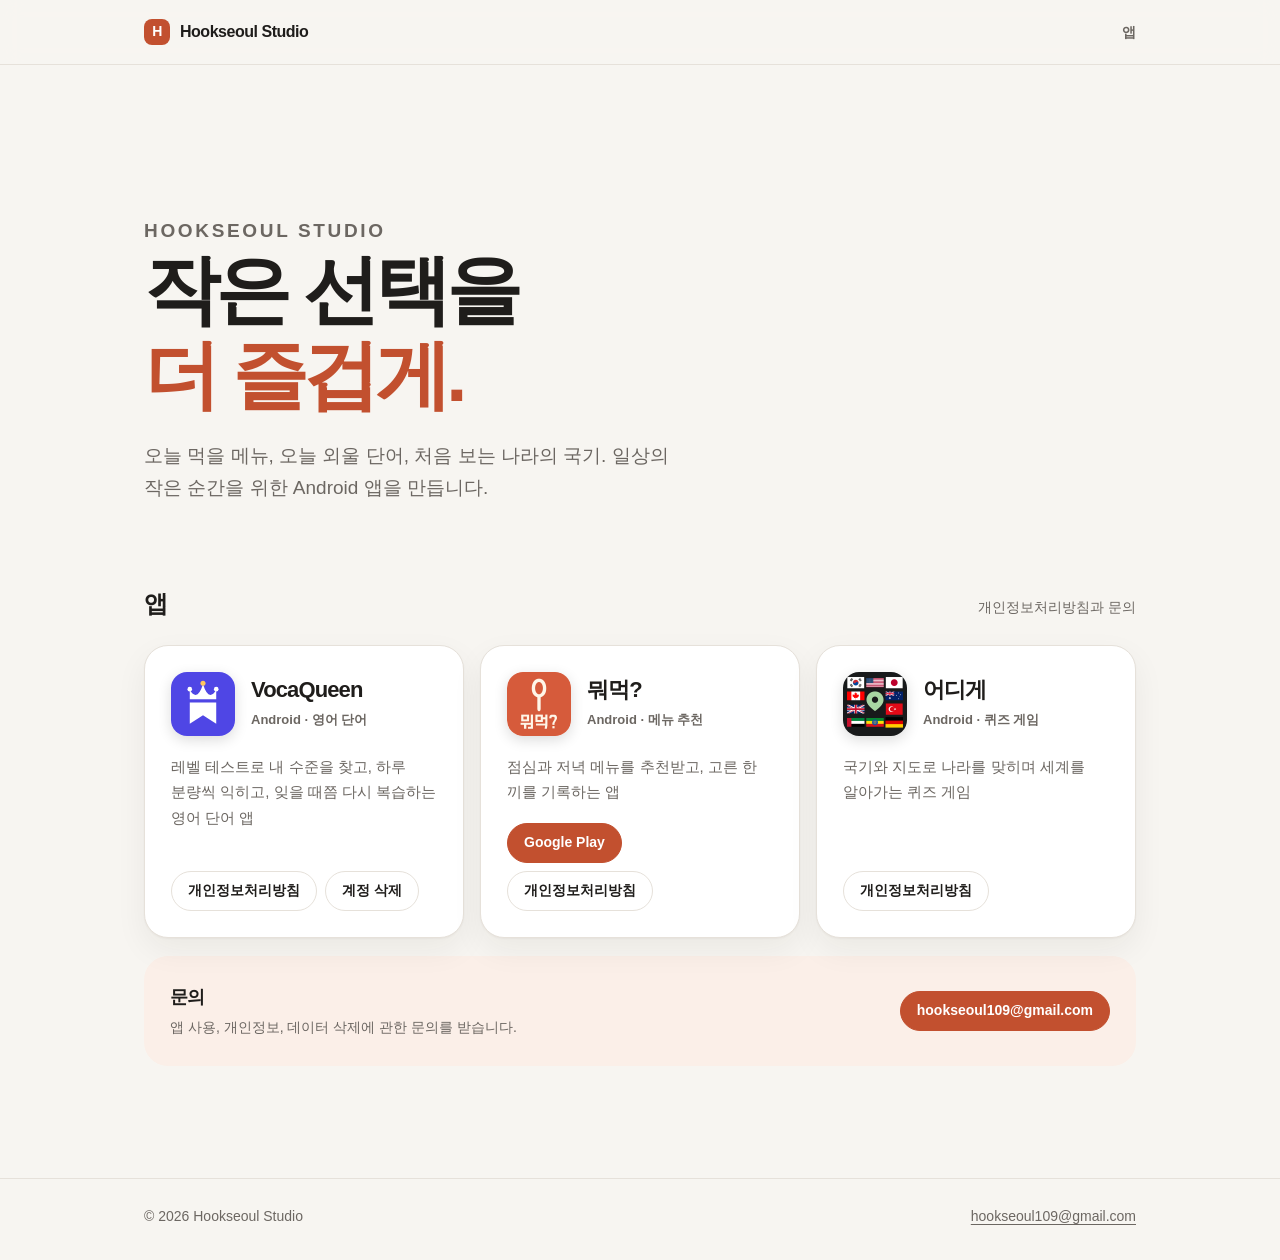
<file: index.html>
<!doctype html>
<html lang="ko">
<head>
  <meta charset="utf-8">
  <meta name="viewport" content="width=device-width, initial-scale=1">
  <meta name="description" content="Hookseoul Studio 앱 정보와 개인정보처리방침">
  <meta name="theme-color" content="#f7f5f1" media="(prefers-color-scheme: light)">
  <meta name="theme-color" content="#161514" media="(prefers-color-scheme: dark)">
  <title>Hookseoul Studio · 앱 정보</title>
  <link rel="stylesheet" href="/assets/site.css">
</head>
<body>
  <header class="site-header">
    <div class="shell">
      <a class="brand" href="/"><span class="brand-mark" aria-hidden="true">H</span>Hookseoul Studio</a>
      <nav aria-label="주 메뉴"><a href="#apps">앱</a></nav>
    </div>
  </header>

  <main>
    <section class="hero shell">
      <p class="eyebrow">Hookseoul Studio</p>
      <h1>작은 선택을<br><em>더 즐겁게.</em></h1>
      <p>오늘 먹을 메뉴, 오늘 외울 단어, 처음 보는 나라의 국기. 일상의 작은 순간을 위한 Android 앱을 만듭니다.</p>
    </section>

    <section class="apps shell" id="apps" aria-labelledby="apps-title">
      <div class="section-head">
        <h2 id="apps-title">앱</h2>
        <span>개인정보처리방침과 문의</span>
      </div>
      <ul class="app-list">
        <li class="app">
          <div class="app-top">
            <img class="app-icon" src="/assets/icons/vocaqueen.svg" width="64" height="64" alt="">
            <div><h3>VocaQueen</h3><span class="kind">Android · 영어 단어</span></div>
          </div>
          <p>레벨 테스트로 내 수준을 찾고, 하루 분량씩 익히고, 잊을 때쯤 다시 복습하는 영어 단어 앱</p>
          <div class="app-links">
            <a class="pill" href="/vocaqueen-privacy-policy.html">개인정보처리방침</a>
            <a class="pill" href="/vocaqueen-account-deletion.html">계정 삭제</a>
          </div>
        </li>
        <li class="app">
          <div class="app-top">
            <img class="app-icon" src="/assets/icons/mwo-meok.png" width="64" height="64" alt="">
            <div><h3>뭐먹?</h3><span class="kind">Android · 메뉴 추천</span></div>
          </div>
          <p>점심과 저녁 메뉴를 추천받고, 고른 한 끼를 기록하는 앱</p>
          <div class="app-links">
            <a class="pill primary" href="https://play.google.com/store/apps/details?id=com.mwomeok.app">Google Play</a>
            <a class="pill" href="/privacy-policy.html">개인정보처리방침</a>
          </div>
        </li>
        <li class="app">
          <div class="app-top">
            <img class="app-icon" src="/assets/icons/eodige.png" width="64" height="64" alt="">
            <div><h3>어디게</h3><span class="kind">Android · 퀴즈 게임</span></div>
          </div>
          <p>국기와 지도로 나라를 맞히며 세계를 알아가는 퀴즈 게임</p>
          <div class="app-links">
            <a class="pill" href="/eodige-privacy-policy.html">개인정보처리방침</a>
          </div>
        </li>
      </ul>

      <div class="contact">
        <div><strong>문의</strong><span>앱 사용, 개인정보, 데이터 삭제에 관한 문의를 받습니다.</span></div>
        <a class="pill primary" href="mailto:hookseoul109@gmail.com">hookseoul109@gmail.com</a>
      </div>
    </section>
  </main>

  <footer class="site-footer">
    <div class="shell">
      <span>© 2026 Hookseoul Studio</span>
      <a href="mailto:hookseoul109@gmail.com">hookseoul109@gmail.com</a>
    </div>
  </footer>
</body>
</html>
</file>
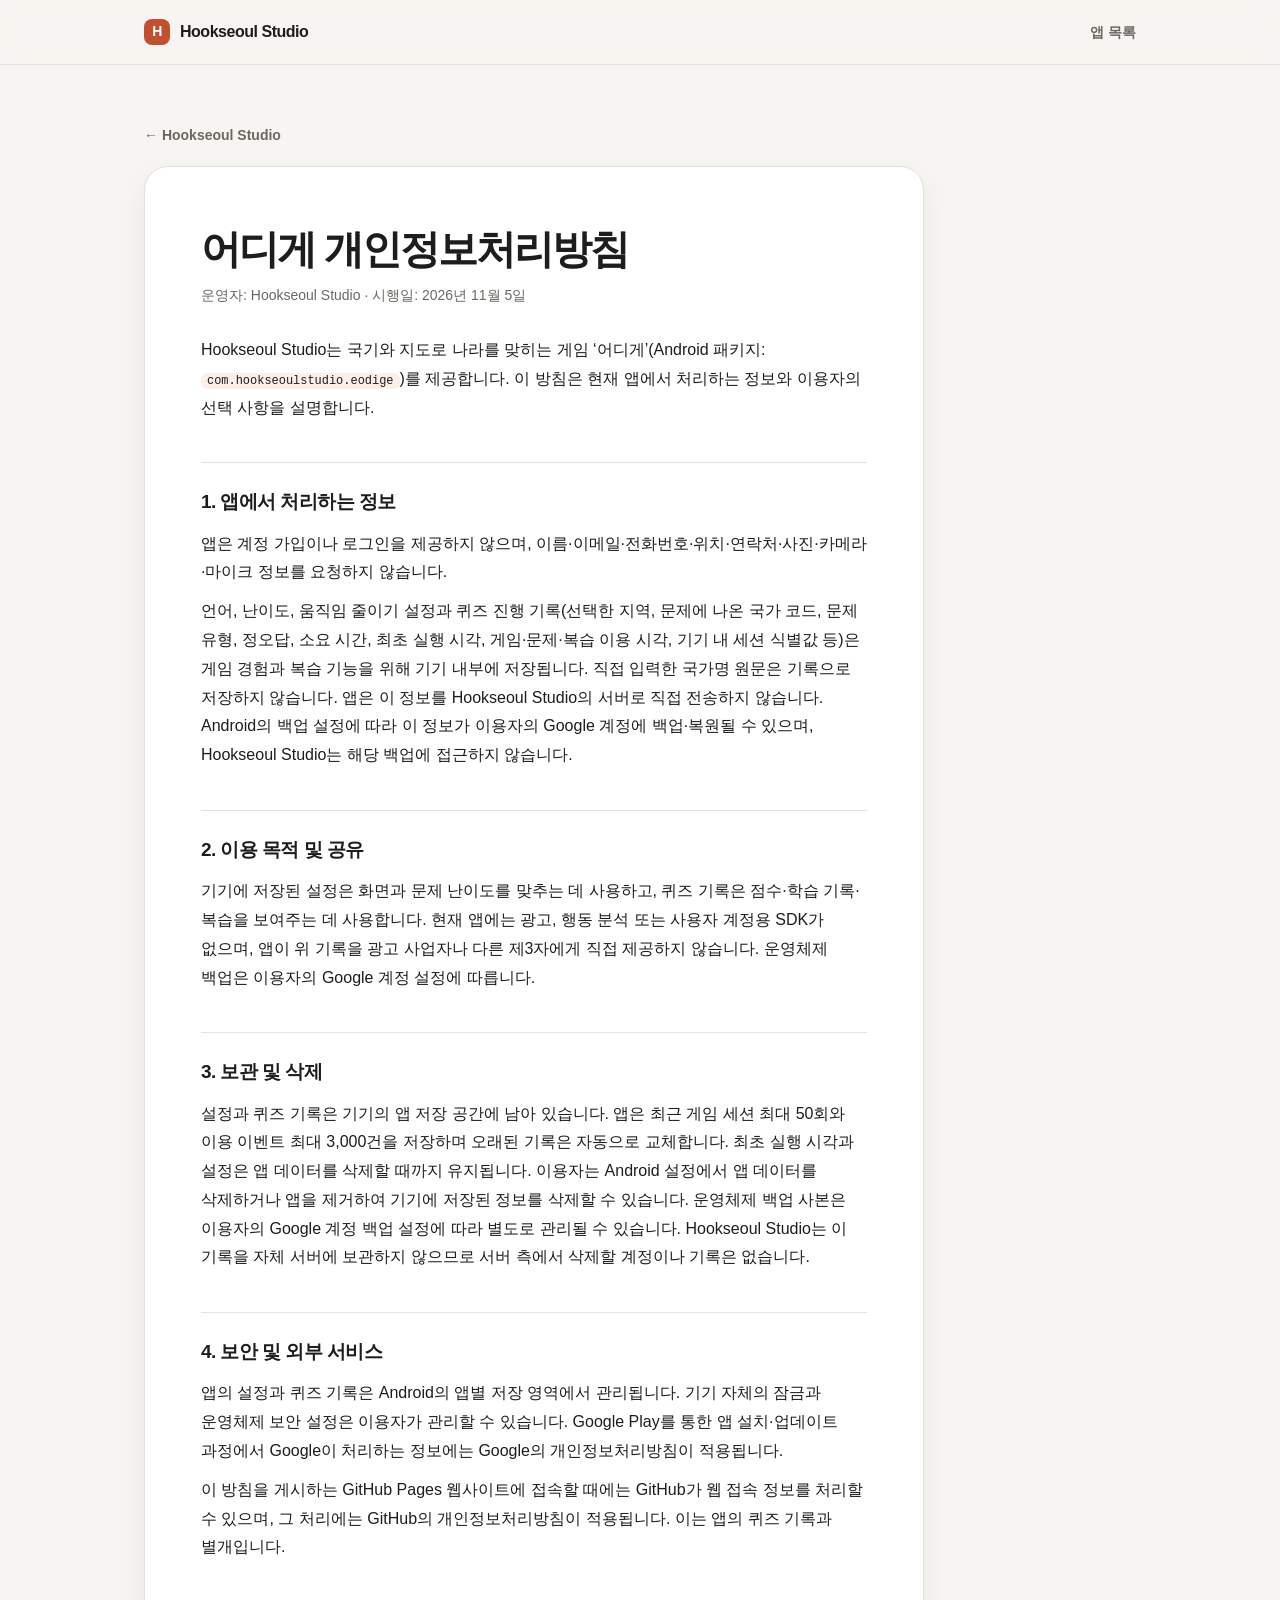
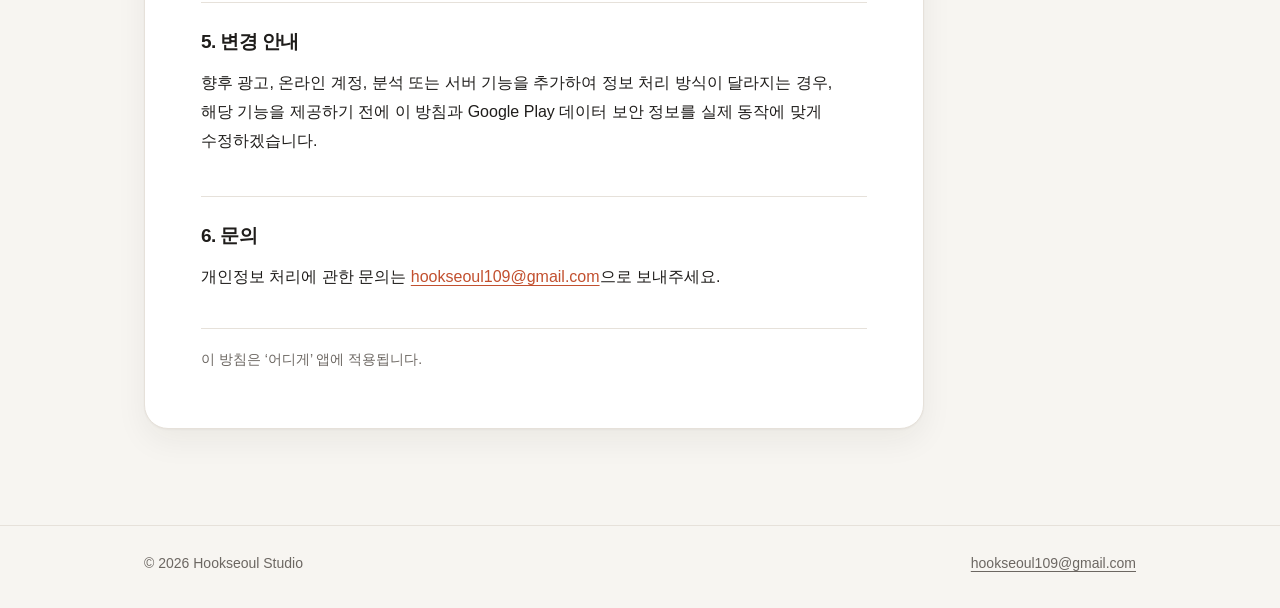
<file: eodige-privacy-policy.html>
<!doctype html>
<html lang="ko">
<head>
  <meta charset="utf-8">
  <meta name="viewport" content="width=device-width, initial-scale=1">
  <meta name="description" content="어디게 앱 개인정보처리방침">
  <title>어디게 · 개인정보처리방침</title>
  <link rel="stylesheet" href="/assets/site.css">
</head>
<body>
  <header class="site-header">
    <div class="shell">
      <a class="brand" href="/"><span class="brand-mark" aria-hidden="true">H</span>Hookseoul Studio</a>
      <nav aria-label="주 메뉴"><a href="/#apps">앱 목록</a></nav>
    </div>
  </header>
  <main class="legal shell">
    <a class="back" href="/">← Hookseoul Studio</a>
    <article>
      <h1>어디게 개인정보처리방침</h1>
      <p class="meta">운영자: Hookseoul Studio · 시행일: 2026년 11월 5일</p>
      <p>Hookseoul Studio는 국기와 지도로 나라를 맞히는 게임 ‘어디게’(Android 패키지: <code>com.hookseoulstudio.eodige</code>)를 제공합니다. 이 방침은 현재 앱에서 처리하는 정보와 이용자의 선택 사항을 설명합니다.</p>

      <h2>1. 앱에서 처리하는 정보</h2>
      <p>앱은 계정 가입이나 로그인을 제공하지 않으며, 이름·이메일·전화번호·위치·연락처·사진·카메라·마이크 정보를 요청하지 않습니다.</p>
      <p>언어, 난이도, 움직임 줄이기 설정과 퀴즈 진행 기록(선택한 지역, 문제에 나온 국가 코드, 문제 유형, 정오답, 소요 시간, 최초 실행 시각, 게임·문제·복습 이용 시각, 기기 내 세션 식별값 등)은 게임 경험과 복습 기능을 위해 기기 내부에 저장됩니다. 직접 입력한 국가명 원문은 기록으로 저장하지 않습니다. 앱은 이 정보를 Hookseoul Studio의 서버로 직접 전송하지 않습니다. Android의 백업 설정에 따라 이 정보가 이용자의 Google 계정에 백업·복원될 수 있으며, Hookseoul Studio는 해당 백업에 접근하지 않습니다.</p>

      <h2>2. 이용 목적 및 공유</h2>
      <p>기기에 저장된 설정은 화면과 문제 난이도를 맞추는 데 사용하고, 퀴즈 기록은 점수·학습 기록·복습을 보여주는 데 사용합니다. 현재 앱에는 광고, 행동 분석 또는 사용자 계정용 SDK가 없으며, 앱이 위 기록을 광고 사업자나 다른 제3자에게 직접 제공하지 않습니다. 운영체제 백업은 이용자의 Google 계정 설정에 따릅니다.</p>

      <h2>3. 보관 및 삭제</h2>
      <p>설정과 퀴즈 기록은 기기의 앱 저장 공간에 남아 있습니다. 앱은 최근 게임 세션 최대 50회와 이용 이벤트 최대 3,000건을 저장하며 오래된 기록은 자동으로 교체합니다. 최초 실행 시각과 설정은 앱 데이터를 삭제할 때까지 유지됩니다. 이용자는 Android 설정에서 앱 데이터를 삭제하거나 앱을 제거하여 기기에 저장된 정보를 삭제할 수 있습니다. 운영체제 백업 사본은 이용자의 Google 계정 백업 설정에 따라 별도로 관리될 수 있습니다. Hookseoul Studio는 이 기록을 자체 서버에 보관하지 않으므로 서버 측에서 삭제할 계정이나 기록은 없습니다.</p>

      <h2>4. 보안 및 외부 서비스</h2>
      <p>앱의 설정과 퀴즈 기록은 Android의 앱별 저장 영역에서 관리됩니다. 기기 자체의 잠금과 운영체제 보안 설정은 이용자가 관리할 수 있습니다. Google Play를 통한 앱 설치·업데이트 과정에서 Google이 처리하는 정보에는 Google의 개인정보처리방침이 적용됩니다.</p>
      <p>이 방침을 게시하는 GitHub Pages 웹사이트에 접속할 때에는 GitHub가 웹 접속 정보를 처리할 수 있으며, 그 처리에는 GitHub의 개인정보처리방침이 적용됩니다. 이는 앱의 퀴즈 기록과 별개입니다.</p>

      <h2>5. 변경 안내</h2>
      <p>향후 광고, 온라인 계정, 분석 또는 서버 기능을 추가하여 정보 처리 방식이 달라지는 경우, 해당 기능을 제공하기 전에 이 방침과 Google Play 데이터 보안 정보를 실제 동작에 맞게 수정하겠습니다.</p>

      <h2>6. 문의</h2>
      <p>개인정보 처리에 관한 문의는 <a href="mailto:hookseoul109@gmail.com">hookseoul109@gmail.com</a>으로 보내주세요.</p>

      <footer>이 방침은 ‘어디게’ 앱에 적용됩니다.</footer>
    </article>
  </main>
  <footer class="site-footer">
    <div class="shell">
      <span>© 2026 Hookseoul Studio</span>
      <a href="mailto:hookseoul109@gmail.com">hookseoul109@gmail.com</a>
    </div>
  </footer>
</body>
</html>
</file>
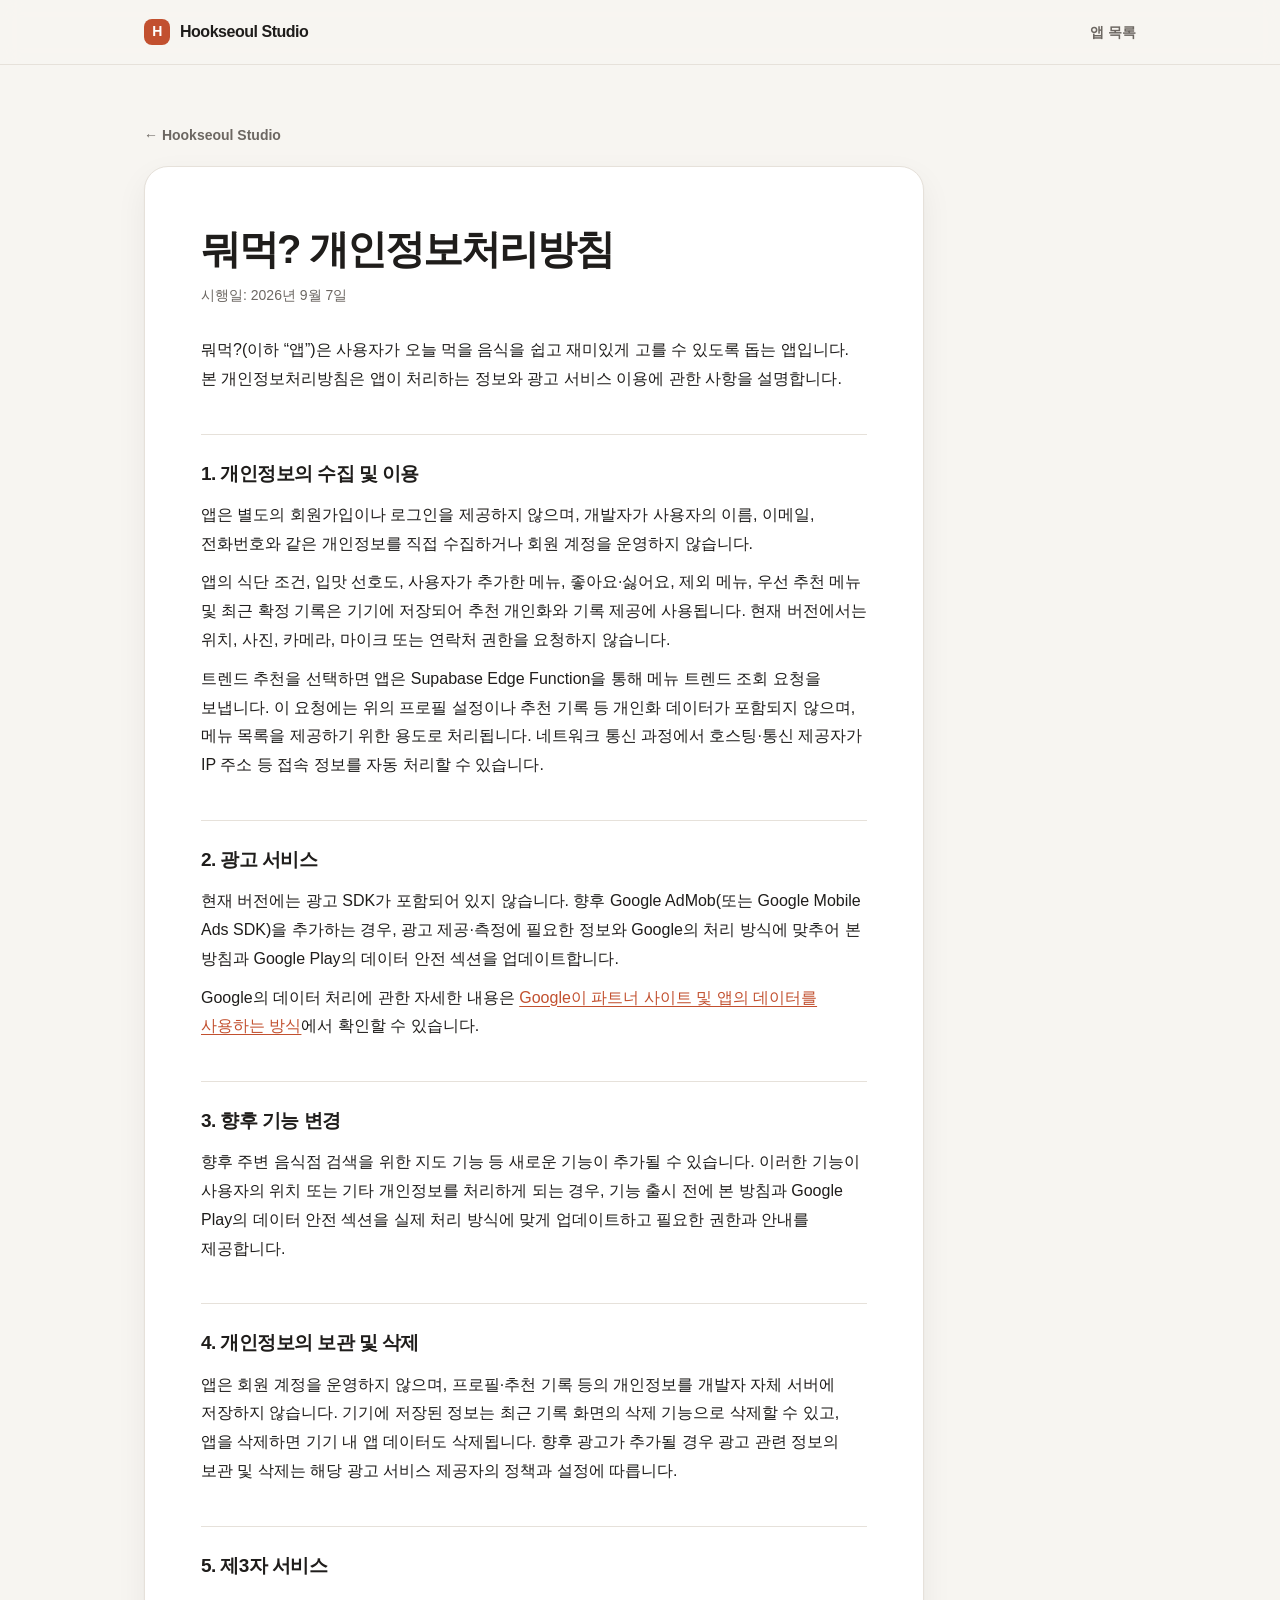
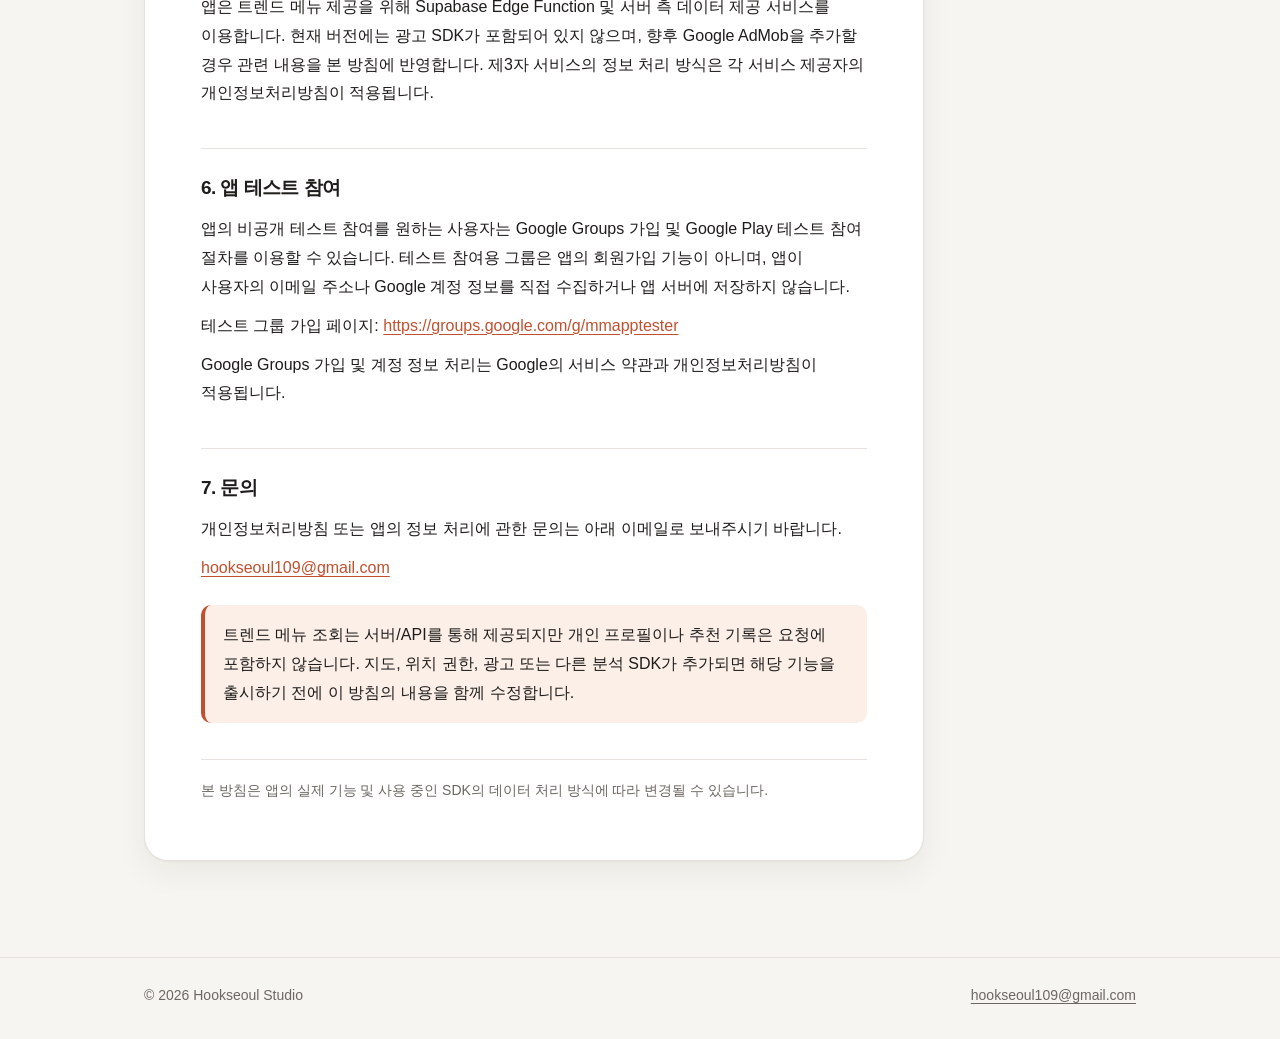
<file: privacy-policy.html>
<!doctype html>
<html lang="ko">
<head>
  <meta charset="utf-8">
  <meta name="viewport" content="width=device-width, initial-scale=1">
  <title>뭐먹? 개인정보처리방침</title>
  <link rel="stylesheet" href="/assets/site.css">
</head>
<body>
  <header class="site-header">
    <div class="shell">
      <a class="brand" href="/"><span class="brand-mark" aria-hidden="true">H</span>Hookseoul Studio</a>
      <nav aria-label="주 메뉴"><a href="/#apps">앱 목록</a></nav>
    </div>
  </header>
  <main class="legal shell">
    <a class="back" href="/">← Hookseoul Studio</a>
    <article>
      <h1>뭐먹? 개인정보처리방침</h1>
      <p class="meta">시행일: 2026년 9월 7일</p>

      <p>뭐먹?(이하 “앱”)은 사용자가 오늘 먹을 음식을 쉽고 재미있게 고를 수 있도록 돕는 앱입니다. 본 개인정보처리방침은 앱이 처리하는 정보와 광고 서비스 이용에 관한 사항을 설명합니다.</p>

      <h2>1. 개인정보의 수집 및 이용</h2>
      <p>앱은 별도의 회원가입이나 로그인을 제공하지 않으며, 개발자가 사용자의 이름, 이메일, 전화번호와 같은 개인정보를 직접 수집하거나 회원 계정을 운영하지 않습니다.</p>
      <p>앱의 식단 조건, 입맛 선호도, 사용자가 추가한 메뉴, 좋아요·싫어요, 제외 메뉴, 우선 추천 메뉴 및 최근 확정 기록은 기기에 저장되어 추천 개인화와 기록 제공에 사용됩니다. 현재 버전에서는 위치, 사진, 카메라, 마이크 또는 연락처 권한을 요청하지 않습니다.</p>
      <p>트렌드 추천을 선택하면 앱은 Supabase Edge Function을 통해 메뉴 트렌드 조회 요청을 보냅니다. 이 요청에는 위의 프로필 설정이나 추천 기록 등 개인화 데이터가 포함되지 않으며, 메뉴 목록을 제공하기 위한 용도로 처리됩니다. 네트워크 통신 과정에서 호스팅·통신 제공자가 IP 주소 등 접속 정보를 자동 처리할 수 있습니다.</p>

      <h2>2. 광고 서비스</h2>
      <p>현재 버전에는 광고 SDK가 포함되어 있지 않습니다. 향후 Google AdMob(또는 Google Mobile Ads SDK)을 추가하는 경우, 광고 제공·측정에 필요한 정보와 Google의 처리 방식에 맞추어 본 방침과 Google Play의 데이터 안전 섹션을 업데이트합니다.</p>
      <p>Google의 데이터 처리에 관한 자세한 내용은 <a href="https://policies.google.com/technologies/partner-sites" rel="noopener noreferrer">Google이 파트너 사이트 및 앱의 데이터를 사용하는 방식</a>에서 확인할 수 있습니다.</p>

      <h2>3. 향후 기능 변경</h2>
      <p>향후 주변 음식점 검색을 위한 지도 기능 등 새로운 기능이 추가될 수 있습니다. 이러한 기능이 사용자의 위치 또는 기타 개인정보를 처리하게 되는 경우, 기능 출시 전에 본 방침과 Google Play의 데이터 안전 섹션을 실제 처리 방식에 맞게 업데이트하고 필요한 권한과 안내를 제공합니다.</p>

      <h2>4. 개인정보의 보관 및 삭제</h2>
      <p>앱은 회원 계정을 운영하지 않으며, 프로필·추천 기록 등의 개인정보를 개발자 자체 서버에 저장하지 않습니다. 기기에 저장된 정보는 최근 기록 화면의 삭제 기능으로 삭제할 수 있고, 앱을 삭제하면 기기 내 앱 데이터도 삭제됩니다. 향후 광고가 추가될 경우 광고 관련 정보의 보관 및 삭제는 해당 광고 서비스 제공자의 정책과 설정에 따릅니다.</p>

      <h2>5. 제3자 서비스</h2>
      <p>앱은 트렌드 메뉴 제공을 위해 Supabase Edge Function 및 서버 측 데이터 제공 서비스를 이용합니다. 현재 버전에는 광고 SDK가 포함되어 있지 않으며, 향후 Google AdMob을 추가할 경우 관련 내용을 본 방침에 반영합니다. 제3자 서비스의 정보 처리 방식은 각 서비스 제공자의 개인정보처리방침이 적용됩니다.</p>

      <h2>6. 앱 테스트 참여</h2>
      <p>앱의 비공개 테스트 참여를 원하는 사용자는 Google Groups 가입 및 Google Play 테스트 참여 절차를 이용할 수 있습니다. 테스트 참여용 그룹은 앱의 회원가입 기능이 아니며, 앱이 사용자의 이메일 주소나 Google 계정 정보를 직접 수집하거나 앱 서버에 저장하지 않습니다.</p>
      <p>테스트 그룹 가입 페이지: <a href="https://groups.google.com/g/mmapptester" target="_blank" rel="noopener noreferrer">https://groups.google.com/g/mmapptester</a></p>
      <p>Google Groups 가입 및 계정 정보 처리는 Google의 서비스 약관과 개인정보처리방침이 적용됩니다.</p>

      <h2>7. 문의</h2>
      <p>개인정보처리방침 또는 앱의 정보 처리에 관한 문의는 아래 이메일로 보내주시기 바랍니다.</p>
      <p><a href="mailto:hookseoul109@gmail.com">hookseoul109@gmail.com</a></p>

      <div class="notice">트렌드 메뉴 조회는 서버/API를 통해 제공되지만 개인 프로필이나 추천 기록은 요청에 포함하지 않습니다. 지도, 위치 권한, 광고 또는 다른 분석 SDK가 추가되면 해당 기능을 출시하기 전에 이 방침의 내용을 함께 수정합니다.</div>

      <footer>본 방침은 앱의 실제 기능 및 사용 중인 SDK의 데이터 처리 방식에 따라 변경될 수 있습니다.</footer>
    </article>
  </main>
  <footer class="site-footer">
    <div class="shell">
      <span>© 2026 Hookseoul Studio</span>
      <a href="mailto:hookseoul109@gmail.com">hookseoul109@gmail.com</a>
    </div>
  </footer>
</body>
</html>
</file>
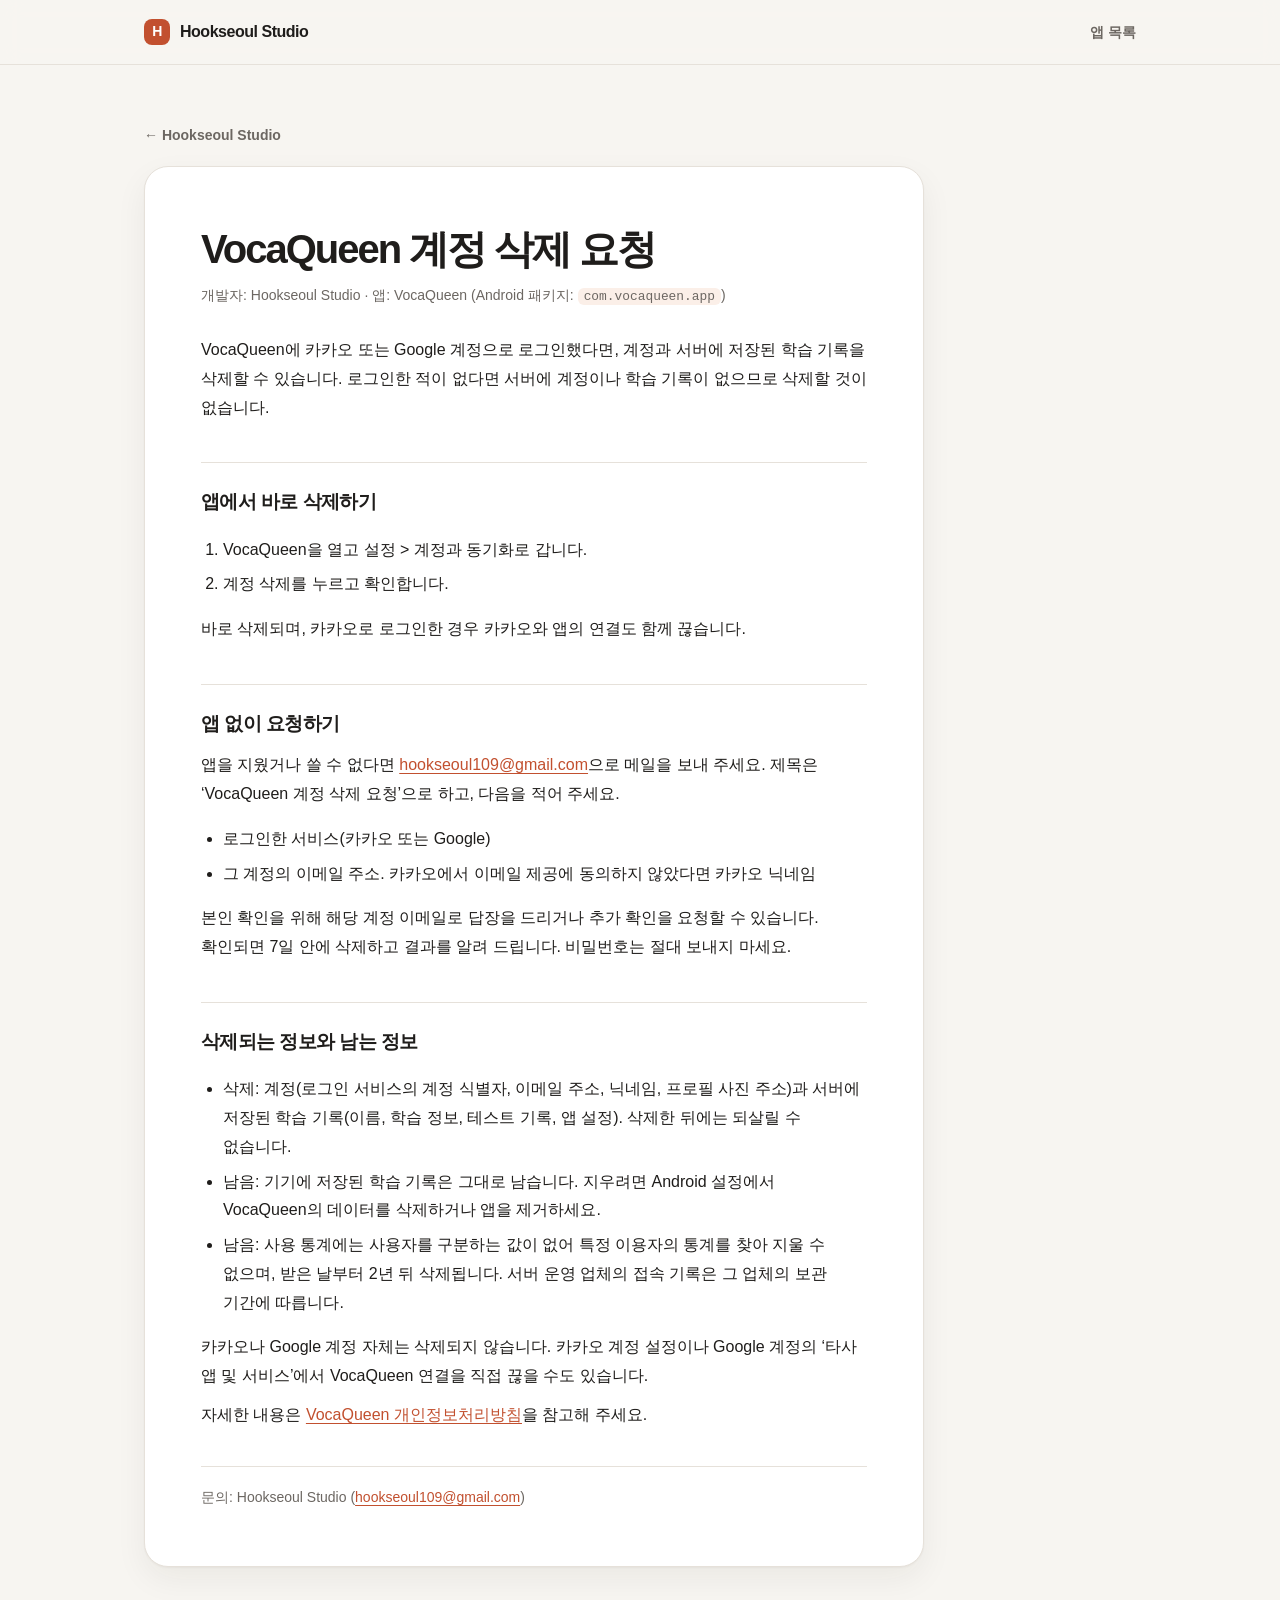
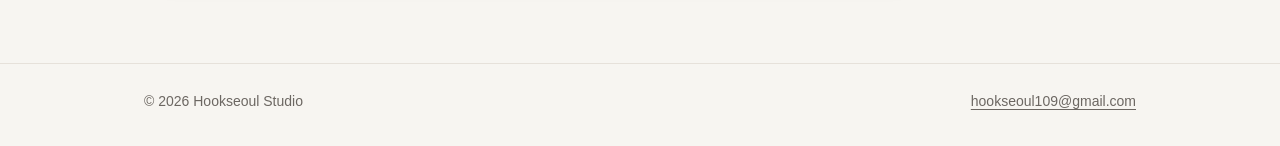
<file: vocaqueen-account-deletion.html>
<!doctype html>
<html lang="ko">
<head>
  <meta charset="utf-8">
  <meta name="viewport" content="width=device-width, initial-scale=1">
  <meta name="description" content="VocaQueen 계정 삭제 요청 방법">
  <title>VocaQueen · 계정 삭제 요청</title>
  <link rel="stylesheet" href="/assets/site.css">
</head>
<body>
  <header class="site-header">
    <div class="shell">
      <a class="brand" href="/"><span class="brand-mark" aria-hidden="true">H</span>Hookseoul Studio</a>
      <nav aria-label="주 메뉴"><a href="/#apps">앱 목록</a></nav>
    </div>
  </header>
  <main class="legal shell">
    <a class="back" href="/">← Hookseoul Studio</a>
    <article>
      <h1>VocaQueen 계정 삭제 요청</h1>
      <p class="meta">개발자: Hookseoul Studio · 앱: VocaQueen (Android 패키지: <code>com.vocaqueen.app</code>)</p>
      <p>VocaQueen에 카카오 또는 Google 계정으로 로그인했다면, 계정과 서버에 저장된 학습 기록을 삭제할 수 있습니다. 로그인한 적이 없다면 서버에 계정이나 학습 기록이 없으므로 삭제할 것이 없습니다.</p>

      <h2>앱에서 바로 삭제하기</h2>
      <ol>
        <li>VocaQueen을 열고 설정 &gt; 계정과 동기화로 갑니다.</li>
        <li>계정 삭제를 누르고 확인합니다.</li>
      </ol>
      <p>바로 삭제되며, 카카오로 로그인한 경우 카카오와 앱의 연결도 함께 끊습니다.</p>

      <h2>앱 없이 요청하기</h2>
      <p>앱을 지웠거나 쓸 수 없다면 <a href="mailto:hookseoul109@gmail.com?subject=VocaQueen%20%EA%B3%84%EC%A0%95%20%EC%82%AD%EC%A0%9C%20%EC%9A%94%EC%B2%AD">hookseoul109@gmail.com</a>으로 메일을 보내 주세요. 제목은 ‘VocaQueen 계정 삭제 요청’으로 하고, 다음을 적어 주세요.</p>
      <ul>
        <li>로그인한 서비스(카카오 또는 Google)</li>
        <li>그 계정의 이메일 주소. 카카오에서 이메일 제공에 동의하지 않았다면 카카오 닉네임</li>
      </ul>
      <p>본인 확인을 위해 해당 계정 이메일로 답장을 드리거나 추가 확인을 요청할 수 있습니다. 확인되면 7일 안에 삭제하고 결과를 알려 드립니다. 비밀번호는 절대 보내지 마세요.</p>

      <h2>삭제되는 정보와 남는 정보</h2>
      <ul>
        <li>삭제: 계정(로그인 서비스의 계정 식별자, 이메일 주소, 닉네임, 프로필 사진 주소)과 서버에 저장된 학습 기록(이름, 학습 정보, 테스트 기록, 앱 설정). 삭제한 뒤에는 되살릴 수 없습니다.</li>
        <li>남음: 기기에 저장된 학습 기록은 그대로 남습니다. 지우려면 Android 설정에서 VocaQueen의 데이터를 삭제하거나 앱을 제거하세요.</li>
        <li>남음: 사용 통계에는 사용자를 구분하는 값이 없어 특정 이용자의 통계를 찾아 지울 수 없으며, 받은 날부터 2년 뒤 삭제됩니다. 서버 운영 업체의 접속 기록은 그 업체의 보관 기간에 따릅니다.</li>
      </ul>
      <p>카카오나 Google 계정 자체는 삭제되지 않습니다. 카카오 계정 설정이나 Google 계정의 ‘타사 앱 및 서비스’에서 VocaQueen 연결을 직접 끊을 수도 있습니다.</p>
      <p>자세한 내용은 <a href="/vocaqueen-privacy-policy.html#delete">VocaQueen 개인정보처리방침</a>을 참고해 주세요.</p>

      <footer>문의: Hookseoul Studio (<a href="mailto:hookseoul109@gmail.com">hookseoul109@gmail.com</a>)</footer>
    </article>
  </main>
  <footer class="site-footer">
    <div class="shell">
      <span>© 2026 Hookseoul Studio</span>
      <a href="mailto:hookseoul109@gmail.com">hookseoul109@gmail.com</a>
    </div>
  </footer>
</body>
</html>
</file>
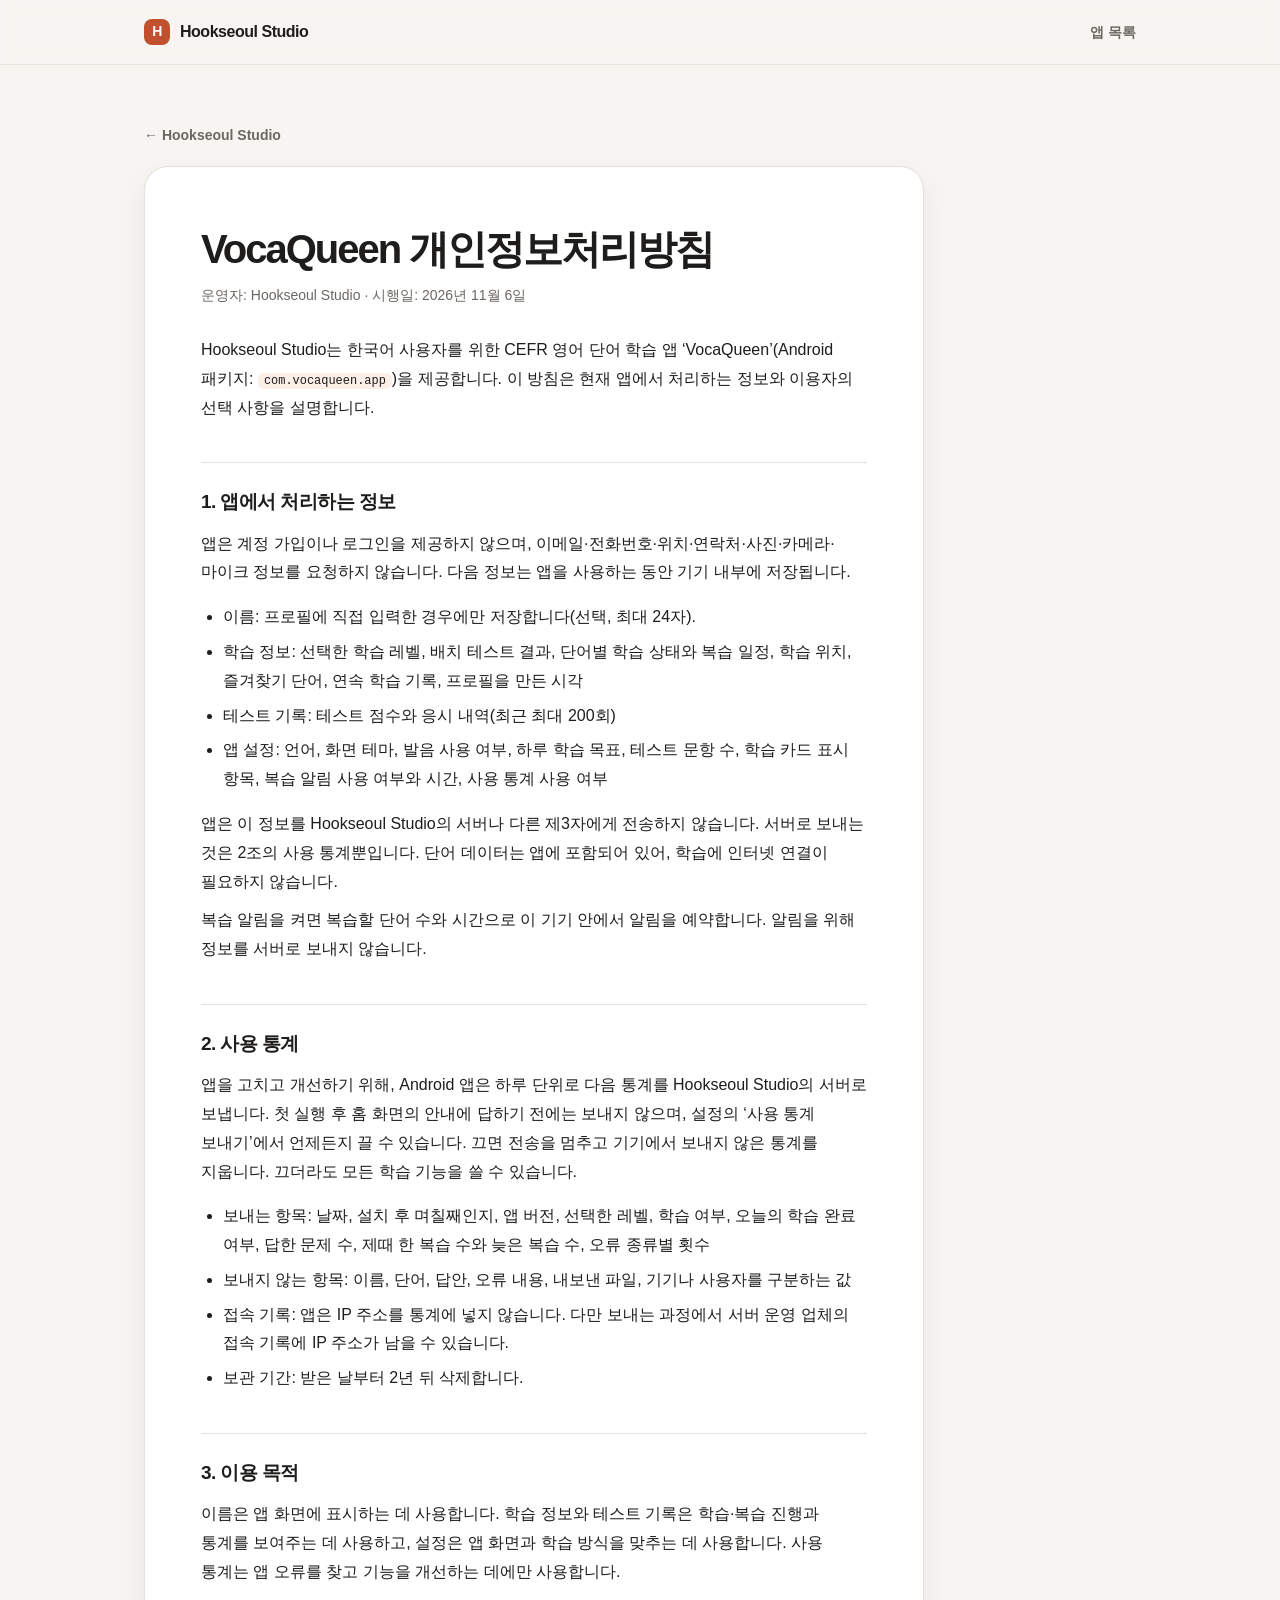
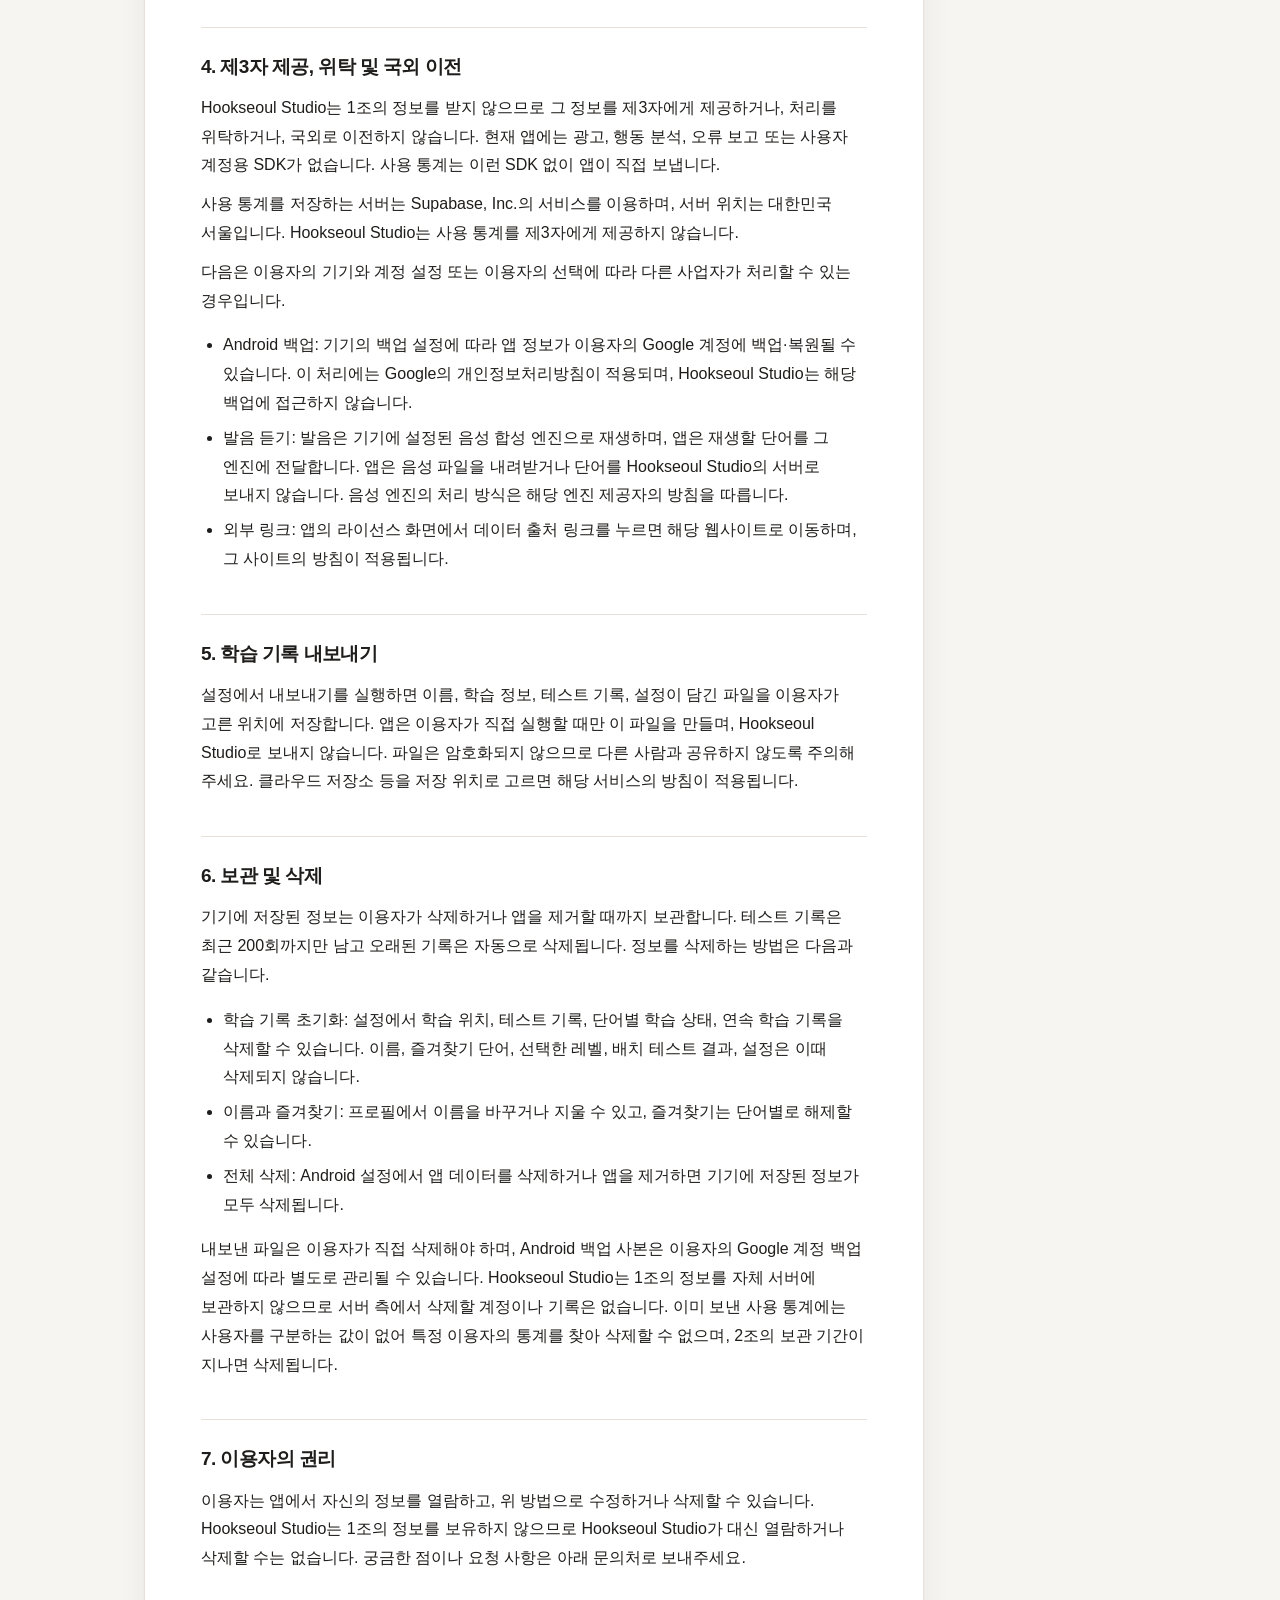
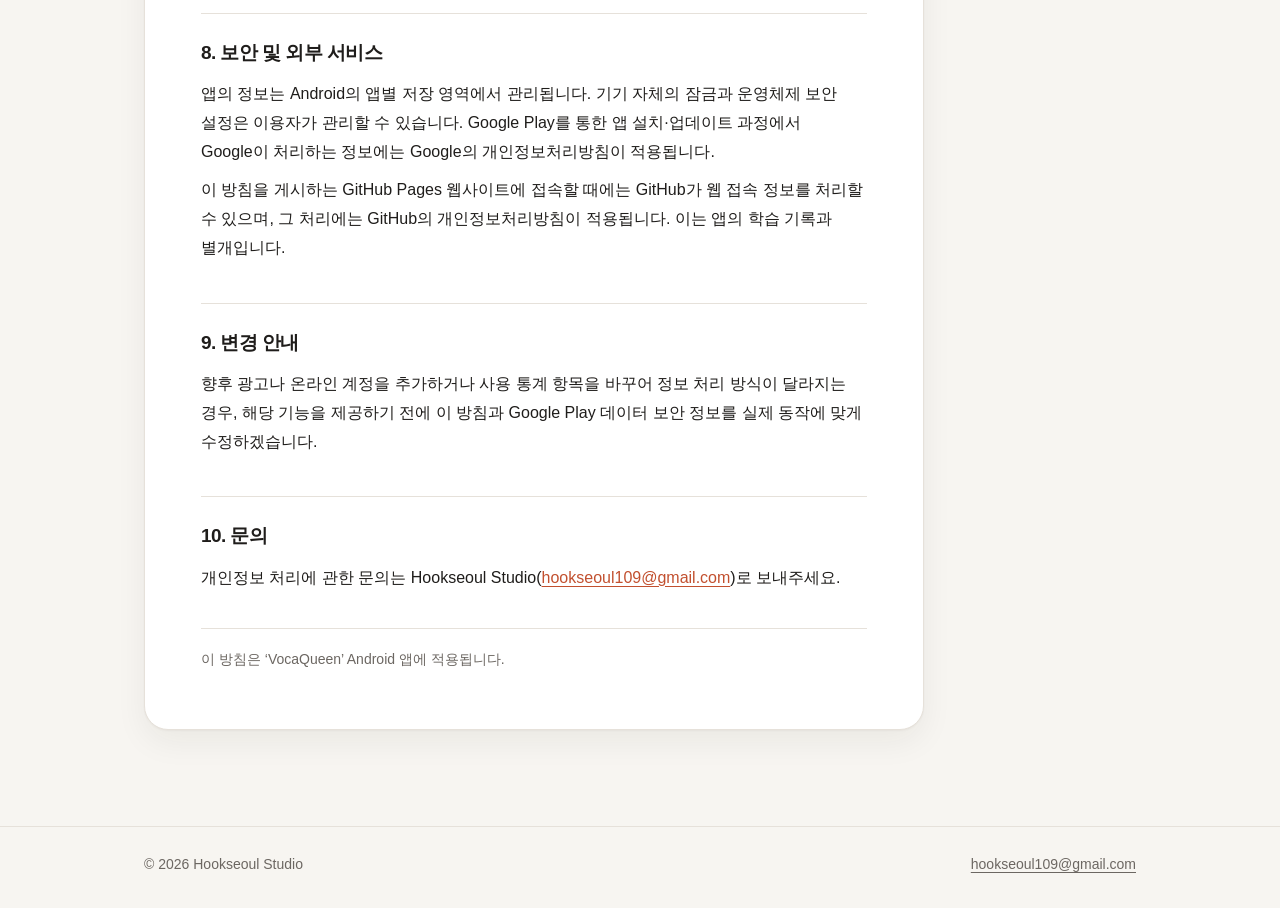
<file: vocaqueen-privacy-policy.html>
<!doctype html>
<html lang="ko">
<head>
  <meta charset="utf-8">
  <meta name="viewport" content="width=device-width, initial-scale=1">
  <meta name="description" content="VocaQueen 앱 개인정보처리방침">
  <title>VocaQueen · 개인정보처리방침</title>
  <link rel="stylesheet" href="/assets/site.css">
</head>
<body>
  <header class="site-header">
    <div class="shell">
      <a class="brand" href="/"><span class="brand-mark" aria-hidden="true">H</span>Hookseoul Studio</a>
      <nav aria-label="주 메뉴"><a href="/#apps">앱 목록</a></nav>
    </div>
  </header>
  <main class="legal shell">
    <a class="back" href="/">← Hookseoul Studio</a>
    <article>
      <h1>VocaQueen 개인정보처리방침</h1>
      <p class="meta">운영자: Hookseoul Studio · 시행일: 2026년 11월 6일</p>
      <p>Hookseoul Studio는 한국어 사용자를 위한 CEFR 영어 단어 학습 앱 ‘VocaQueen’(Android 패키지: <code>com.vocaqueen.app</code>)을 제공합니다. 이 방침은 현재 앱에서 처리하는 정보와 이용자의 선택 사항을 설명합니다.</p>

      <h2>1. 앱에서 처리하는 정보</h2>
      <p>앱은 계정 가입이나 로그인을 제공하지 않으며, 이메일·전화번호·위치·연락처·사진·카메라·마이크 정보를 요청하지 않습니다. 다음 정보는 앱을 사용하는 동안 기기 내부에 저장됩니다.</p>
      <ul>
        <li>이름: 프로필에 직접 입력한 경우에만 저장합니다(선택, 최대 24자).</li>
        <li>학습 정보: 선택한 학습 레벨, 배치 테스트 결과, 단어별 학습 상태와 복습 일정, 학습 위치, 즐겨찾기 단어, 연속 학습 기록, 프로필을 만든 시각</li>
        <li>테스트 기록: 테스트 점수와 응시 내역(최근 최대 200회)</li>
        <li>앱 설정: 언어, 화면 테마, 발음 사용 여부, 하루 학습 목표, 테스트 문항 수, 학습 카드 표시 항목, 복습 알림 사용 여부와 시간, 사용 통계 사용 여부</li>
      </ul>
      <p>앱은 이 정보를 Hookseoul Studio의 서버나 다른 제3자에게 전송하지 않습니다. 서버로 보내는 것은 2조의 사용 통계뿐입니다. 단어 데이터는 앱에 포함되어 있어, 학습에 인터넷 연결이 필요하지 않습니다.</p>
      <p>복습 알림을 켜면 복습할 단어 수와 시간으로 이 기기 안에서 알림을 예약합니다. 알림을 위해 정보를 서버로 보내지 않습니다.</p>

      <h2>2. 사용 통계</h2>
      <p>앱을 고치고 개선하기 위해, Android 앱은 하루 단위로 다음 통계를 Hookseoul Studio의 서버로 보냅니다. 첫 실행 후 홈 화면의 안내에 답하기 전에는 보내지 않으며, 설정의 ‘사용 통계 보내기’에서 언제든지 끌 수 있습니다. 끄면 전송을 멈추고 기기에서 보내지 않은 통계를 지웁니다. 끄더라도 모든 학습 기능을 쓸 수 있습니다.</p>
      <ul>
        <li>보내는 항목: 날짜, 설치 후 며칠째인지, 앱 버전, 선택한 레벨, 학습 여부, 오늘의 학습 완료 여부, 답한 문제 수, 제때 한 복습 수와 늦은 복습 수, 오류 종류별 횟수</li>
        <li>보내지 않는 항목: 이름, 단어, 답안, 오류 내용, 내보낸 파일, 기기나 사용자를 구분하는 값</li>
        <li>접속 기록: 앱은 IP 주소를 통계에 넣지 않습니다. 다만 보내는 과정에서 서버 운영 업체의 접속 기록에 IP 주소가 남을 수 있습니다.</li>
        <li>보관 기간: 받은 날부터 2년 뒤 삭제합니다.</li>
      </ul>

      <h2>3. 이용 목적</h2>
      <p>이름은 앱 화면에 표시하는 데 사용합니다. 학습 정보와 테스트 기록은 학습·복습 진행과 통계를 보여주는 데 사용하고, 설정은 앱 화면과 학습 방식을 맞추는 데 사용합니다. 사용 통계는 앱 오류를 찾고 기능을 개선하는 데에만 사용합니다.</p>

      <h2>4. 제3자 제공, 위탁 및 국외 이전</h2>
      <p>Hookseoul Studio는 1조의 정보를 받지 않으므로 그 정보를 제3자에게 제공하거나, 처리를 위탁하거나, 국외로 이전하지 않습니다. 현재 앱에는 광고, 행동 분석, 오류 보고 또는 사용자 계정용 SDK가 없습니다. 사용 통계는 이런 SDK 없이 앱이 직접 보냅니다.</p>
      <p>사용 통계를 저장하는 서버는 Supabase, Inc.의 서비스를 이용하며, 서버 위치는 대한민국 서울입니다. Hookseoul Studio는 사용 통계를 제3자에게 제공하지 않습니다.</p>
      <p>다음은 이용자의 기기와 계정 설정 또는 이용자의 선택에 따라 다른 사업자가 처리할 수 있는 경우입니다.</p>
      <ul>
        <li>Android 백업: 기기의 백업 설정에 따라 앱 정보가 이용자의 Google 계정에 백업·복원될 수 있습니다. 이 처리에는 Google의 개인정보처리방침이 적용되며, Hookseoul Studio는 해당 백업에 접근하지 않습니다.</li>
        <li>발음 듣기: 발음은 기기에 설정된 음성 합성 엔진으로 재생하며, 앱은 재생할 단어를 그 엔진에 전달합니다. 앱은 음성 파일을 내려받거나 단어를 Hookseoul Studio의 서버로 보내지 않습니다. 음성 엔진의 처리 방식은 해당 엔진 제공자의 방침을 따릅니다.</li>
        <li>외부 링크: 앱의 라이선스 화면에서 데이터 출처 링크를 누르면 해당 웹사이트로 이동하며, 그 사이트의 방침이 적용됩니다.</li>
      </ul>

      <h2>5. 학습 기록 내보내기</h2>
      <p>설정에서 내보내기를 실행하면 이름, 학습 정보, 테스트 기록, 설정이 담긴 파일을 이용자가 고른 위치에 저장합니다. 앱은 이용자가 직접 실행할 때만 이 파일을 만들며, Hookseoul Studio로 보내지 않습니다. 파일은 암호화되지 않으므로 다른 사람과 공유하지 않도록 주의해 주세요. 클라우드 저장소 등을 저장 위치로 고르면 해당 서비스의 방침이 적용됩니다.</p>

      <h2>6. 보관 및 삭제</h2>
      <p>기기에 저장된 정보는 이용자가 삭제하거나 앱을 제거할 때까지 보관합니다. 테스트 기록은 최근 200회까지만 남고 오래된 기록은 자동으로 삭제됩니다. 정보를 삭제하는 방법은 다음과 같습니다.</p>
      <ul>
        <li>학습 기록 초기화: 설정에서 학습 위치, 테스트 기록, 단어별 학습 상태, 연속 학습 기록을 삭제할 수 있습니다. 이름, 즐겨찾기 단어, 선택한 레벨, 배치 테스트 결과, 설정은 이때 삭제되지 않습니다.</li>
        <li>이름과 즐겨찾기: 프로필에서 이름을 바꾸거나 지울 수 있고, 즐겨찾기는 단어별로 해제할 수 있습니다.</li>
        <li>전체 삭제: Android 설정에서 앱 데이터를 삭제하거나 앱을 제거하면 기기에 저장된 정보가 모두 삭제됩니다.</li>
      </ul>
      <p>내보낸 파일은 이용자가 직접 삭제해야 하며, Android 백업 사본은 이용자의 Google 계정 백업 설정에 따라 별도로 관리될 수 있습니다. Hookseoul Studio는 1조의 정보를 자체 서버에 보관하지 않으므로 서버 측에서 삭제할 계정이나 기록은 없습니다. 이미 보낸 사용 통계에는 사용자를 구분하는 값이 없어 특정 이용자의 통계를 찾아 삭제할 수 없으며, 2조의 보관 기간이 지나면 삭제됩니다.</p>

      <h2>7. 이용자의 권리</h2>
      <p>이용자는 앱에서 자신의 정보를 열람하고, 위 방법으로 수정하거나 삭제할 수 있습니다. Hookseoul Studio는 1조의 정보를 보유하지 않으므로 Hookseoul Studio가 대신 열람하거나 삭제할 수는 없습니다. 궁금한 점이나 요청 사항은 아래 문의처로 보내주세요.</p>

      <h2>8. 보안 및 외부 서비스</h2>
      <p>앱의 정보는 Android의 앱별 저장 영역에서 관리됩니다. 기기 자체의 잠금과 운영체제 보안 설정은 이용자가 관리할 수 있습니다. Google Play를 통한 앱 설치·업데이트 과정에서 Google이 처리하는 정보에는 Google의 개인정보처리방침이 적용됩니다.</p>
      <p>이 방침을 게시하는 GitHub Pages 웹사이트에 접속할 때에는 GitHub가 웹 접속 정보를 처리할 수 있으며, 그 처리에는 GitHub의 개인정보처리방침이 적용됩니다. 이는 앱의 학습 기록과 별개입니다.</p>

      <h2>9. 변경 안내</h2>
      <p>향후 광고나 온라인 계정을 추가하거나 사용 통계 항목을 바꾸어 정보 처리 방식이 달라지는 경우, 해당 기능을 제공하기 전에 이 방침과 Google Play 데이터 보안 정보를 실제 동작에 맞게 수정하겠습니다.</p>

      <h2>10. 문의</h2>
      <p>개인정보 처리에 관한 문의는 Hookseoul Studio(<a href="mailto:hookseoul109@gmail.com">hookseoul109@gmail.com</a>)로 보내주세요.</p>

      <footer>이 방침은 ‘VocaQueen’ Android 앱에 적용됩니다.</footer>
    </article>
  </main>
  <footer class="site-footer">
    <div class="shell">
      <span>© 2026 Hookseoul Studio</span>
      <a href="mailto:hookseoul109@gmail.com">hookseoul109@gmail.com</a>
    </div>
  </footer>
</body>
</html>
</file>
<file: assets/site.css>
:root {
  color-scheme: light dark;
  --bg: #f7f5f1;
  --paper: #ffffff;
  --ink: #1f1d1b;
  --muted: #6c6762;
  --line: #e6e1da;
  --accent: #c2502f;
  --accent-ink: #ffffff;
  --soft: #fbefe8;
  --shadow: 0 1px 2px rgb(40 30 20 / 4%), 0 12px 32px rgb(40 30 20 / 6%);
  font-family: "Pretendard", -apple-system, BlinkMacSystemFont, "Apple SD Gothic Neo", "Noto Sans KR", sans-serif;
}
@media (prefers-color-scheme: dark) {
  :root {
    --bg: #161514;
    --paper: #201f1d;
    --ink: #f3efe9;
    --muted: #aaa39b;
    --line: #34312e;
    --accent: #ee8a63;
    --accent-ink: #1b1411;
    --soft: #2b211c;
    --shadow: 0 1px 2px rgb(0 0 0 / 30%), 0 12px 32px rgb(0 0 0 / 25%);
  }
}

* { box-sizing: border-box; }
html { -webkit-text-size-adjust: 100%; }
body { margin: 0; min-height: 100vh; display: flex; flex-direction: column; background: var(--bg); color: var(--ink); line-height: 1.7; word-break: keep-all; overflow-wrap: anywhere; }
a { color: var(--accent); text-underline-offset: 3px; }
a:focus-visible { outline: 3px solid var(--accent); outline-offset: 3px; border-radius: 6px; }
code { font-size: .92em; padding: 1px 6px; border-radius: 6px; background: var(--soft); overflow-wrap: anywhere; }

.shell { width: 100%; max-width: 1040px; margin: 0 auto; padding: 0 24px; }

/* Header and footer */
.site-header { border-bottom: 1px solid var(--line); background: color-mix(in srgb, var(--bg) 88%, transparent); backdrop-filter: blur(10px); position: sticky; top: 0; z-index: 2; }
.site-header .shell { display: flex; align-items: center; justify-content: space-between; gap: 16px; min-height: 64px; }
.brand { display: inline-flex; align-items: center; gap: 10px; color: var(--ink); font-weight: 800; letter-spacing: -.03em; text-decoration: none; }
.brand-mark { width: 26px; height: 26px; border-radius: 8px; background: var(--accent); display: grid; place-items: center; color: var(--accent-ink); font-size: 14px; font-weight: 900; }
.brand small { font-weight: 500; color: var(--muted); }
.site-header nav a { color: var(--muted); font-size: 14px; font-weight: 650; text-decoration: none; }
.site-header nav a:hover { color: var(--accent); }
.site-footer { margin-top: auto; border-top: 1px solid var(--line); }
.site-footer .shell { display: flex; flex-wrap: wrap; justify-content: space-between; gap: 8px 20px; padding-top: 26px; padding-bottom: 32px; color: var(--muted); font-size: 14px; }
.site-footer a { color: var(--muted); }
.site-footer a:hover { color: var(--accent); }

/* Home */
.hero { padding-top: clamp(64px, 12vw, 128px); padding-bottom: clamp(64px, 8vw, 80px); }
.eyebrow { margin: 0 0 16px; color: var(--accent); font-size: 13px; font-weight: 800; letter-spacing: .14em; text-transform: uppercase; }
.hero h1 { margin: 0; font-size: clamp(40px, 7.5vw, 76px); line-height: 1.12; letter-spacing: -.06em; }
.hero h1 em { font-style: normal; color: var(--accent); }
.hero p { max-width: 540px; margin: 22px 0 0; color: var(--muted); font-size: clamp(16px, 2.2vw, 19px); }

.apps { padding-bottom: clamp(64px, 10vw, 112px); }
.section-head { display: flex; align-items: baseline; justify-content: space-between; gap: 16px; margin-bottom: 20px; }
.section-head h2 { margin: 0; font-size: 24px; letter-spacing: -.04em; }
.section-head span { color: var(--muted); font-size: 14px; }
.app-list { display: grid; grid-template-columns: repeat(auto-fill, minmax(290px, 1fr)); gap: 16px; margin: 0; padding: 0; list-style: none; }
.app { display: flex; flex-direction: column; gap: 18px; padding: 26px; border: 1px solid var(--line); border-radius: 24px; background: var(--paper); box-shadow: var(--shadow); }
.app-top { display: flex; align-items: center; gap: 16px; }
.app-icon { flex: none; width: 64px; height: 64px; border-radius: 16px; box-shadow: 0 4px 14px rgb(0 0 0 / 14%); }
.app h3 { margin: 0; font-size: 22px; letter-spacing: -.04em; line-height: 1.3; }
.app .kind { color: var(--muted); font-size: 13px; font-weight: 600; }
.app p { margin: 0; color: var(--muted); font-size: 15px; }
.app-links { display: flex; flex-wrap: wrap; gap: 8px; margin-top: auto; }
.pill { display: inline-flex; align-items: center; gap: 6px; min-height: 40px; padding: 0 16px; border-radius: 999px; border: 1px solid var(--line); color: var(--ink); font-size: 14px; font-weight: 650; text-decoration: none; transition: border-color .15s, background .15s; }
.pill:hover { border-color: var(--accent); background: var(--soft); }
.pill.primary { border-color: var(--accent); background: var(--accent); color: var(--accent-ink); }
.pill.primary:hover { filter: brightness(1.06); }

.contact { margin-top: 18px; padding: 26px; border-radius: 24px; background: var(--soft); display: flex; flex-wrap: wrap; align-items: center; justify-content: space-between; gap: 12px 24px; }
.contact strong { display: block; font-size: 18px; letter-spacing: -.03em; }
.contact span { color: var(--muted); font-size: 14px; }

/* Policy pages: the article markup inside stays as it was */
.legal { padding-top: clamp(28px, 6vw, 56px); padding-bottom: clamp(56px, 9vw, 96px); }
.legal .back { display: inline-flex; margin-bottom: 18px; color: var(--muted); font-size: 14px; font-weight: 650; text-decoration: none; }
.legal .back:hover { color: var(--accent); }
.legal article { max-width: 780px; padding: clamp(24px, 6vw, 56px); border: 1px solid var(--line); border-radius: 24px; background: var(--paper); box-shadow: var(--shadow); line-height: 1.8; }
.legal h1 { margin: 0 0 8px; font-size: clamp(28px, 5vw, 40px); line-height: 1.3; letter-spacing: -.05em; }
.legal h2 { margin: 40px 0 10px; padding-top: 22px; border-top: 1px solid var(--line); font-size: 19px; letter-spacing: -.03em; }
.legal p { margin: 10px 0; }
.legal ul, .legal ol { padding-left: 22px; }
.legal li + li { margin-top: 6px; }
.legal .meta { margin: 0 0 28px; color: var(--muted); font-size: 14px; }
.legal .notice { margin: 22px 0; padding: 16px 18px; border-left: 4px solid var(--accent); border-radius: 10px; background: var(--soft); }
.legal article footer { margin-top: 36px; padding-top: 18px; border-top: 1px solid var(--line); color: var(--muted); font-size: 14px; }

@media (max-width: 520px) {
  .shell { padding: 0 16px; }
  .app { padding: 22px; }
  .brand small { display: none; }
}
@media (prefers-reduced-motion: reduce) { .pill { transition: none; } }
</file>
